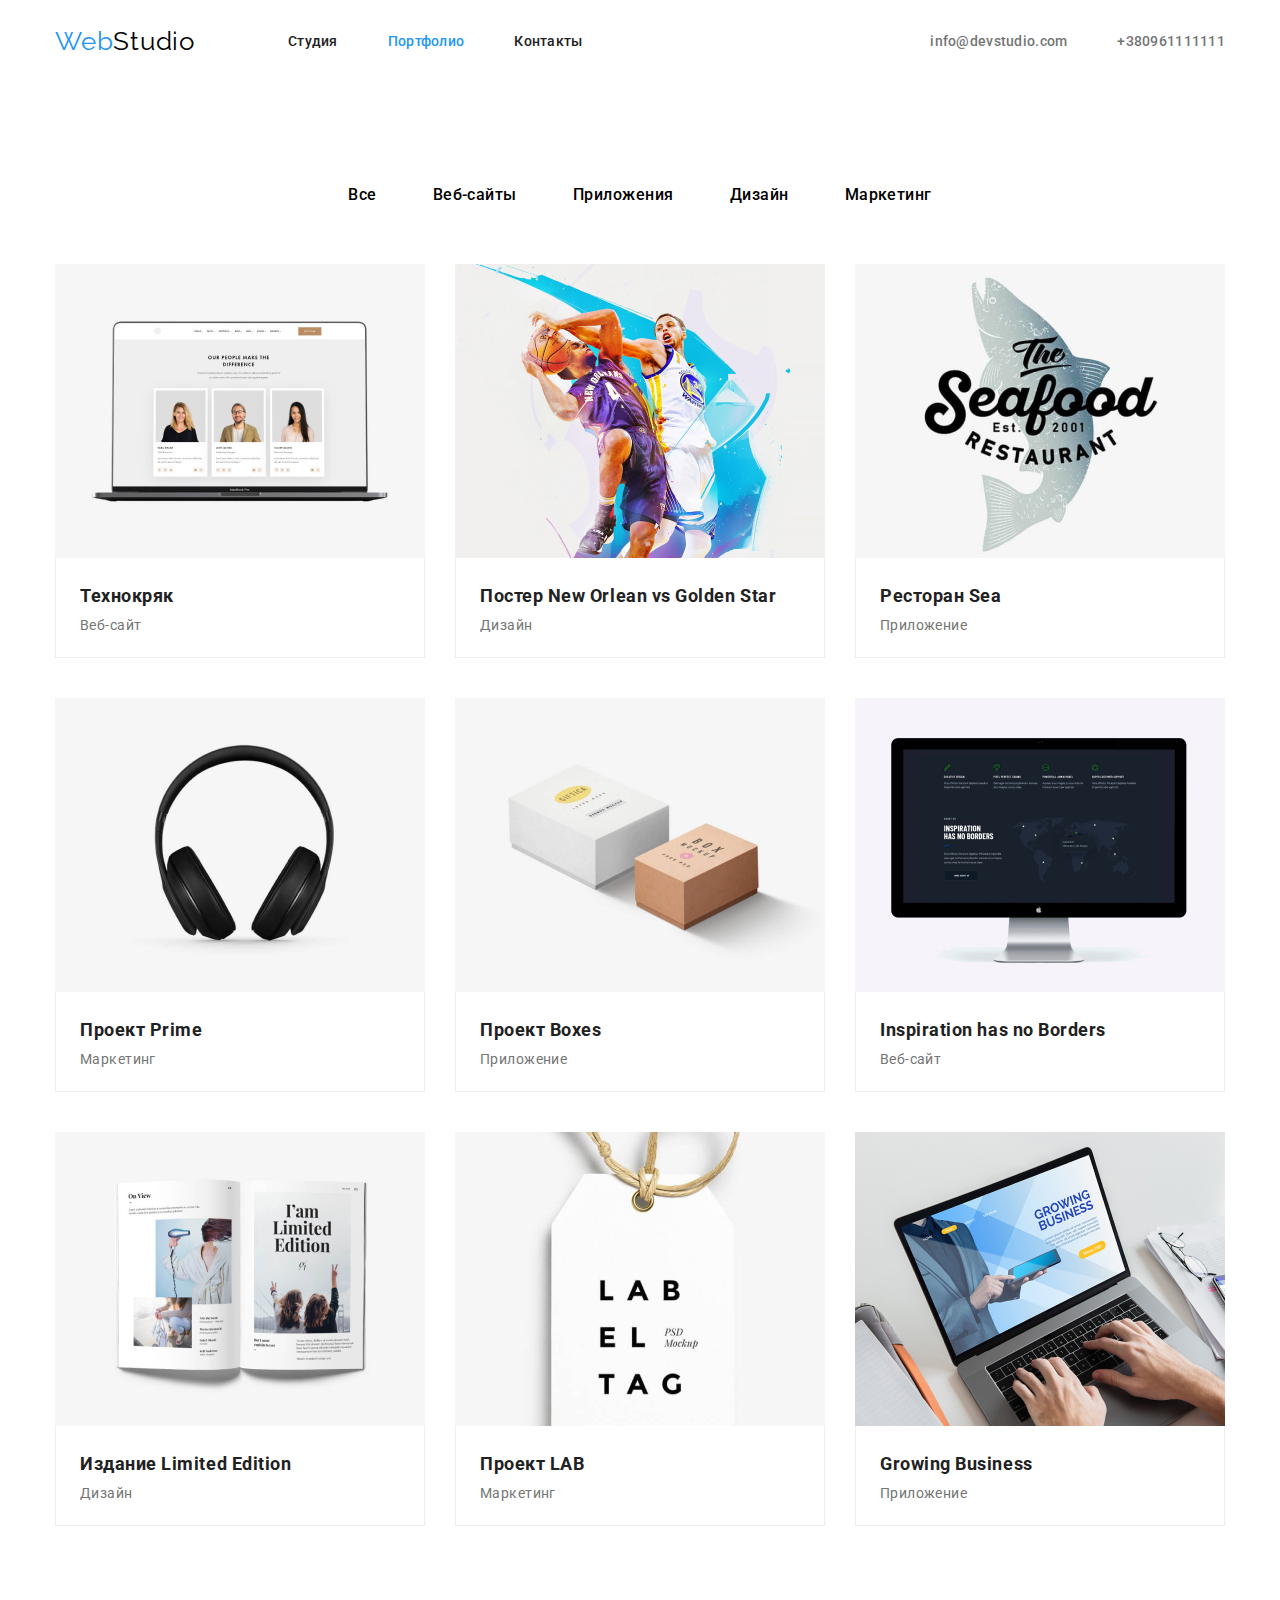
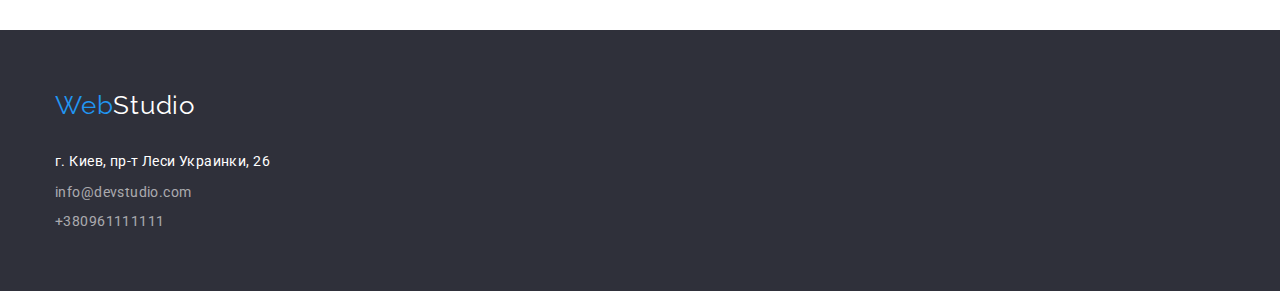
<file: portfolio.html>
<!DOCTYPE html>
<html lang="ru">
  <head>
    <meta charset="UTF-8" />
    <meta http-equiv="X-UA-Compatible" content="IE=edge" />
    <meta name="viewport" content="width=device-width, initial-scale=1.0" />
    <title>Document</title>
    <link
      rel="stylesheet"
      href="https://cdn.jsdelivr.net/npm/modern-normalize@1.1.0/modern-normalize.min.css"
    />
    <link rel="preconnect" href="https://fonts.googleapis.com" />
    <link rel="preconnect" href="https://fonts.gstatic.com" crossorigin />
    <link
      href="https://fonts.googleapis.com/css2?family=Raleway:wght@700&family=Roboto:wght@400;500;700;900&display=swap"
      rel="stylesheet"
    />
    <link rel="stylesheet" href="./css/styles.css" />
  </head>
  <!-- тело сайта body -->
  <body class="body">
    <!-- шапка сайта -->

    <header class="header-page">
      <div class="header-container">
        <nav class="navigation">
          <a class="logo-header" href="index.html" lang="en">
            Web<span class="logo-title-right">Studio</span>
          </a>
          <!-- ссылки шапки сайта -->
          <ul class="list">
            <li class="item">
              <a class="link navigation-link" href="./index.html">Студия</a>
            </li>
            <li class="item">
              <a class="link navigation-link cunrrent" href="./portfolio.html"
                >Портфолио</a
              >
            </li>
            <li class="item">
              <a class="link navigation-link" href="Контакты">Контакты</a>
            </li>
          </ul>
        </nav>
        <ul class="header-contact">
          <li class="contact-item">
            <a class="link-header-email" href="mailto:info@devstudio.com"
              >info@devstudio.com</a
            >
          </li>
          <li class="contact-item">
            <a class="link-header-tel" href="tel:+380961111111"
              >+380961111111</a
            >
          </li>
        </ul>
      </div>
    </header>

    <main class="main">
      <!-- hero -->
      <section class="main-portfolio">
        <div class="portfolio-container">
          <h2 class="visually-hidden">меню кнопок</h2>
          <ul class="main-section-button-list">
            <li>
              <button class="button-mode-blue" type="button">Все</button>
            </li>
            <li>
              <button class="button-mode-blue" type="button">Веб-сайты</button>
            </li>
            <li>
              <button class="button-mode-blue" type="button">Приложения</button>
            </li>
            <li>
              <button class="button-mode-blue" type="button">Дизайн</button>
            </li>
            <li>
              <button class="button-mode-blue" type="button">Маркетинг</button>
            </li>
          </ul>

          <ul class="section-img-list">
            <!-- <div class="card-img-item"> -->
            <li class="section-item-img">
              <img
                src="imeges/Фото для портфолио/portfoloipic1.jpg"
                width="370"
                height="294"
                alt=""
              />
              <div class="item-img-text-position">
                <h3 class="main-sectiin-porfolio-title">Технокряк</h3>
                <p class="ourfeatures-p-text">Веб-сайт</p>
              </div>
            </li>
            <li class="section-item-img">
              <img
                src="imeges/Фото для портфолио/portfoloipic2.jpg"
                width="370"
                height="294"
                alt=""
              />
              <div class="item-img-text-position">
                <h3 class="main-sectiin-porfolio-title">
                  Постер New Orlean vs Golden Star
                </h3>
                <p class="ourfeatures-p-text">Дизайн</p>
              </div>
            </li>
            <li class="section-item-img">
              <img
                src="imeges/Фото для портфолио/portfoloipic3.jpg"
                width="370"
                height="294"
                alt=""
              />
              <div class="item-img-text-position">
                <h3 class="main-sectiin-porfolio-title">Ресторан Sea</h3>
                <p class="ourfeatures-p-text">Приложение</p>
              </div>
            </li>
            <!-- </div> -->

            <!-- <div class="card-img-item"> -->
            <li class="section-item-img">
              <img
                src="imeges/Фото для портфолио/portfoloipic4.jpg"
                width="370"
                height="294"
                alt=""
              />
              <div class="item-img-text-position">
                <h3 class="main-sectiin-porfolio-title">Проект Prime</h3>
                <p class="ourfeatures-p-text">Маркетинг</p>
              </div>
            </li>

            <li class="section-item-img">
              <img
                src="imeges/Фото для портфолио/portfoloipic5.jpg"
                width="370"
                height="294"
                alt=""
              />
              <div class="item-img-text-position">
                <h3 class="main-sectiin-porfolio-title">Проект Boxes</h3>
                <p class="ourfeatures-p-text">Приложение</p>
              </div>
            </li>

            <li class="section-item-img">
              <img
                src="imeges/Фото для портфолио/portfoloipic6.jpg"
                width="370"
                height="294"
                alt=""
              />
              <div class="item-img-text-position">
                <h3 class="main-sectiin-porfolio-title">
                  Inspiration has no Borders
                </h3>
                <p class="ourfeatures-p-text">Веб-сайт</p>
              </div>
            </li>

            <!-- <div class="card-img-item"> -->
            <li class="section-item-img">
              <img
                src="imeges/Фото для портфолио/portfoloipic7.jpg"
                width="370"
                height="294"
                alt=""
              />
              <div class="item-img-text-position">
                <h3 class="main-sectiin-porfolio-title">
                  Издание Limited Edition
                </h3>
                <p class="ourfeatures-p-text">Дизайн</p>
              </div>
            </li>

            <li class="section-item-img">
              <img
                src="imeges/Фото для портфолио/portfoloipic8.jpg"
                width="370"
                height="294"
                alt=""
              />
              <div class="item-img-text-position">
                <h3 class="main-sectiin-porfolio-title">Проект LAB</h3>
                <p class="ourfeatures-p-text">Маркетинг</p>
              </div>
            </li>

            <li class="section-item-img">
              <img
                src="imeges/Фото для портфолио/portfoloipic9.jpg"
                width="370"
                height="294"
                alt=""
              />
              <div class="item-img-text-position">
                <h4 class="main-sectiin-porfolio-title">Growing Business</h4>
                <p class="ourfeatures-p-text">Приложение</p>
              </div>
            </li>
          </ul>
        </div>
      </section>
    </main>

    <footer class="footer-contacts">
      <div class="footer-container">
        <a class="logo-footer" href="index.html">
          Web<span class="footer-logo-title-right">Studio</span></a
        >
        <address class="address">г. Киев, пр-т Леси Украинки, 26</address>
        <ul class="footer-contacts-list">
          <li class="footer-contact-item">
            <a class="footer-email-link" href="mailto:info@devstudio.com"
              >info@devstudio.com</a
            >
          </li>
          <li class="contact-item">
            <a class="footer-tel-link" href="tel:+380961111111"
              >+380961111111</a
            >
          </li>
        </ul>
      </div>
    </footer>
  </body>
</html>
</file>
<file: css/styles.css>
:root {
  /* Шрифты */
  --main-font: roboto, sans-serif;
  --secondary-font: Raleway, sans-serif;

  /* Цвета шрифтов */
  --primary-text-color: #757575;
  --title-text-color: #212121;
  --accent-color: #2196f3;
  --primary-white-color: #ffffff;

  /* Цвета заливки */
  --primary-background: #ffffff;
  --secondary-background: #f5f4fa;
  --footer-background: #2f303a;
  --accent-backgrounde: #2196f3;
}

/* celector- class for all ОСПК */
ul {
  list-style: none;
}

body {
  /* padding-top: 80px; */
  background-color: #ffffff;
  font-family: "Roboto", snat-serif;
  color: var(--title-text-color);
}

/* heder */

.header-page {
  /* width: 1200;
    margin: 0 auto; */
  padding-top: 26px;
  padding-bottom: 25px;
  background-color: #ffffff;
  color: var(--title-text-color);
  text-align: left;
}

.navigation {
}

/* logo */

.logo-footer {
  display: block;
  margin-bottom: 30px;
  text-decoration: none;
  font-family: Raleway;
  color: #2196f3;
  font-size: 26px;
  line-height: 1.19;
  letter-spacing: 0.03em;
}

.logo-header {
  margin-right: 93px;
  text-decoration: none;
  font-family: Raleway;
  color: #2196f3;
  font-size: 26px;
  line-height: 1.19;
  letter-spacing: 0.03em;
}

.logo-title-right {
  color: #000000;
}

.footer-logo-title-right {
  color: #ffffff;
}

.list {
  display: flex;
  flex-direction: row;
  justify-content: space-around;
  /* padding: 32px 853px 32px 453px; */
}
/* ссылки шапки сайта */
.list {
  /* background-color: #212121; */
  /* Width: 294px;
Height: 16pxl;
Top: 32px;
Left: 453px;
list-style-type: none;
display: inline-flex;
flex-direction: row; */
}

.link {
  background-color: #ffffff;
  text-decoration: none;
  color: currentColor;
}

.navigation-link {
  /* /* background-color: #FFFFFF; */
  color: var(--title-text-color);
  font-weight: 500;
  font-size: 14px;
  line-height: 1.4;
  letter-spacing: 0.02em;
}

.navigation-link:hover {
  color: #2196f3;
}

/* header contac */

.header-contact {
}

.contact-item {
  list-style-type: none;
}

.link-header-email {
  font-weight: 500;
  font-size: 14px;
  line-height: 1.4;
  letter-spacing: 0.02em;
  /* color: bgb 255 255 255 0.6; */
  color: #757575;
  text-decoration: none;
}

.link-header-tel {
  font-weight: 500;
  font-size: 14px;
  line-height: 1.4;
  letter-spacing: 0.02em;
  color: #757575;
  /* color: bgb 255 255 255 0.6; */
  text-decoration: none;
}

.link-email-cunrrent:hover,
:focus {
  color: #188ce8;
}

.link-tel-cunrrent:hover {
  color: #188ce8;
}

/* main */

.main-studio {
}

.main {
}

.main-desigion-forbisness {
  /* linear-gradient(rgba(47, 48, 58, 0.4), rgba(47, 48, 58, 0.4)), url(../images/icons/Img.jpg); */
}

.main-portfolio {
  padding-top: 94px;
  padding-bottom: 94px;
}

.portfolio-container {
  width: 1200px;
  padding-right: 15px;
  padding-left: 15px;
  margin-right: auto;
  margin-left: auto;
}

.visually-hidden {
  position: absolute;
  width: 1px;
  height: 1px;
  margin: -1px;
  border: 0;
  padding: 0;

  white-space: nowrap;
  clip-path: inset(100%);
  clip: rect(0 0 0 0);
  overflow: hidden;
}

.main-section-button {
}

.main-section-button-list {
  display: flex;
  justify-content: center;
  margin-bottom: 50px;
}

.main-section-button-list li:not(:last-child) {
  margin-right: 8px;
}

.button {
  font-family: inherit;
  font-weight: 600;
  font-size: 12px;
  line-height: 1.33;
  letter-spacing: 0.09em;
  text-transform: uppercase;
  background-color: transparent;
  cursor: pointer;
  box-shadow: 0px 0px 0px 0px #f3ebeb;

  /* box-shadow: 0px 4px 4px #40000000, 0em 0 0.4em rgb(177, 177, 172); */
  /* СЕРГЕЙ ПОДСкажите с тенью ПОЖАЛУЙСТО */
}

.button-mode-blue {
  background-color: #f5f4fa;
  font-family: inherit;
  font-weight: 500;
  font-size: 16px;
  line-height: 1.6;
  letter-spacing: 0.03em;
  background-color: transparent;
  cursor: pointer;
  padding: 6px 24px;
  border: none;

  /* margin-right: 5px !important;
  padding: 6px 22px !important; */
}

.button {
  border: #188ce8;
  background-color: #f5f4fa;
  /* padding: 10px 32px; */
  border-radius: 4px;
}

.button-mode-blue:hover {
  background-color: #2196f3;
  cursor: pointer;
  color: #ffffff;
  border-radius: 4px;
  box-shadow: 0px 3px 1px rgba(0, 0, 0, 0.1), 0px 1px 2px rgba(0, 0, 0, 0.08),
    0px 2px 2px rgba(0, 0, 0, 0.12);
  border-radius: 4px;
}

/* .button-mode-blue:hover{
    color: #FFFFFF;
} */

.button-hero {
  background-color: #2196f3;
  color: #ffffff;
  font-family: inherit;
  font-weight: 700;
  font-size: 16px;
  line-height: 1.88;
  letter-spacing: 0.06em;
  cursor: pointer;
  border: none;
  padding: 10px 32px;
  box-shadow: 0px 4px 4px rgba(0, 0, 0, 0.15);
  border-radius: 4px;
}

.button-hero:hover,
.button-hero:focus {
  background-color: #188ce8;
}

/* main section img */
.main-section-img {
}

.section-img-list {
  font-size: 18sp;
  line-height: 2;
  list-style-type: none;
  flex-direction: row;
  vertical-align: top;
  letter-spacing: 0.06em;
}

.section-item-img {
  font-weight: 370px;
  height: 404px;
  justify-content: flex-start;
}

.item-img-text-position {
  display: block;
  padding: 20px 24px;
  border-right: 1px solid #eeeeee;
  border-bottom: 1px solid #eeeeee;
  border-left: 1px solid #eeeeee;
}

.main-sectiin-porfolio-title {
  font-size: 18px;
  line-height: 2;
  letter-spacing: 0.03em;
  color: #212121;
}

/*===footer===*/
.footer-contacts {
  /* width: 1600; */
  /* margin: 0 auto; */
  background-color: #2f303a;
}

.address {
  margin-bottom: 9px;
}

.footer-contacts-list {
  background-color: #2f303a;
  list-style-type: none;
}

.footer-contacts-list li:not(:last-child) {
  margin-bottom: 9px;
}

.footer-contact-item {
}
.footer-email-link {
  font-size: 14px;
  line-height: 1.4em;
  letter-spacing: 0.03em;
  color: rgba(255, 255, 255, 0.6);
  text-decoration: none;
}
.footer-tel-link {
  font-size: 14px;
  line-height: 1.4em;
  letter-spacing: 0.03em;
  color: rgba(255, 255, 255, 0.6);
  text-decoration: none;
}

.footer-email-link:hover,
:focus {
  color: #188ce8;
}
.footer-tel-link:hover,
:focus {
  color: #188ce8;
}

/* 
==================================================
      index.html links
==================================================
 */

.cunrrent {
  color: #2196f3;
}

.main-desigion-forbisness {
  background-color: #2f303a;
  color: #ffffff;
  text-align: center;
  padding-top: 200px;
  padding-bottom: 200px;
  background-image: linear-gradient(
      rgba(47, 48, 58, 0.4),
      rgba(47, 48, 58, 0.4)
    ),
    url(../imeges/hw4_jpeg_img/img\9jpg);
  /* letter-spacing: 0.06;
   text-transform: uppercase; */
}

/* .main-desigion-forbisness {
  width: 1200px;
    padding-right: 15px;
    padding-left: 15px;
    margin-right: auto;
    margin-left: auto;
} */

.desigion-forbisness-text {
  font-weight: 900;
  font-size: 44px;
  line-height: 1.36;
  letter-spacing: 0.06em;
  margin-bottom: 30px;
}

/*Наши возможности  */

.ourfeatures-h3-title {
  /* font-family: Roboto;
     font-style: Bolt; */
  font-size: 14px;
  line-height: 1.4;
  vertical-align: top;
  letter-spacing: 0.03em;
  text-transform: uppercase;
  color: #212121;
  margin-bottom: 10px;
}

.ourfeatures-p-text {
  font-size: 14px;
  line-height: 1.7;
  vertical-align: top;
  letter-spacing: 0.03em;
  color: #757575;
}

/*Чем мы занимаемся секция  */

.whatwedoing-h2-title {
  /* font-family: Roboto;
    font-style: Bolt; */
  /* width: 700; */
  font-size: 36px;
  line-height: 1.16;
  vertical-align: top;
  letter-spacing: 0.03em;
  color: #212121;
}

.ourteam-h2-title {
  /* font-family: Roboto;
    font-style: Bolt; */
  /* width: 700; */
  font-size: 36px;
  line-height: 1.16;
  vertical-align: top;
  letter-spacing: 0.03em;
  color: #212121;
}

.ourteam-h3-title {
  font-weight: 700;
  font-size: 16px;
  line-height: 1.18;
  letter-spacing: 0.03em;
  color: #212121;
  margin-bottom: 10px;
}

.ourteam-p-en-text {
  line-height: 1.18;
  letter-spacing: 0.03em;
  color: #757575;
}

/* index footer */
.address {
  font-style: normal;
  font-size: 14px;
  line-height: 1.7;
  vertical-align: top;
  letter-spacing: 0.03em;
  color: #ffffff;
}

/* ================
РАЗМЕТКА ДЗ №3
==================*/
html {
  box-sizing: border-box;
}

*,
*::before,
*::after {
  box-sizing: inherit;
}

h1,
h2,
h3,
h4,
ul,
p {
  margin: 0;
  padding: 0;
}

img {
  display: block;
}

.header-container {
  width: 1200px;
  margin: 0 auto;
  padding-left: 15px;
  padding-right: 15px;
  margin-left: auto;
  margin-right: auto;
  display: flex;
  align-items: center;
}

.navigation {
  display: flex;
  align-items: center;
}

.list {
  width: 294px;
  display: flex;
  justify-content: space-around;
  /* margin: 32px 0px 32px 93px; */
  /* border: 1px solid; */
  padding-left: 0% auto;
}

.list li:not(:last-child) {
  margin-right: 50px;
}

.header-contact {
  display: flex;
  align-items: center;
  margin-left: auto;
  padding: 0;
}

.contact-item {
  /* box-sizing: border-box; */
}

.item {
}

.logo {
  /* margin-right: 93px; */
}

.logo-title-right {
}

ul {
}

.header-container li:not(:last-child) {
  margin-right: 50px;
}

/* ==========
MAIN  */

.main-container {
  width: 1200px;
  padding-right: 15px;
  padding-left: 15px;
  margin-right: auto;
  margin-left: auto;
}

.ourfeatures-container {
  width: 1200px;
  padding-right: 15px;
  padding-left: 15px;
  margin-right: auto;
  margin-left: auto;
}

.section-ourfeatures {
  padding-top: 94px;
}

.section-ourfeatures-list {
  display: flex;
  /* justify-content: space-between; */
}

.section-ourfeatures-list li {
  width: 270px;
}
.section-ourfeatures-list li:not(:last-child) {
  margin-right: 30px;
}

/* чем мы занимаемся */

.section-whatwedoing {
  padding-top: 94px;
  padding-bottom: 94px;
}

.whatwedoing-container {
  width: 1200px;
  padding-right: 15px;
  padding-left: 15px;
  margin-right: auto;
  margin-left: auto;
}

.whatwedoing-list {
  display: flex;
  text-align: center;
  margin-top: 50px;
  justify-content: space-between;
}

.whatwedoing-h2-title {
  text-align: center;
}

/* наша команда */

.section-ourteam {
  padding-top: 94px;
  padding-bottom: 94px;
  background-color: #f5f4fa;
}

.ourteam-container {
  width: 1200px;
  padding-right: 15px;
  padding-left: 15px;
  margin-right: auto;
  margin-left: auto;
  text-align: center;
}

.ourteam-h2-title {
  /* margin-top: 94px; */
  margin-bottom: 50px;
}

.ourteam-list {
  display: flex;
  justify-content: center;
  /* margin-bottom: 94px; */
  /* margin-top: 50px; */
  align-items: center;
}

.ourteam-item {
  background-color: #ffffff;
  width: 270px;
  margin-right: 30px;
}

.ourteam-item:last-child {
  margin-right: 0;
}

.ourteam-item {
}

.section-ourteam li div {
  padding-top: 30px;
  padding-bottom: 30px;
}

.footer-container {
}

.footer-contacts {
  padding-top: 60px;
  padding-bottom: 60px;
}

.footer-container {
  /* background-color: #2196f3; */
  width: 1200px;
  padding-right: 15px;
  padding-left: 15px;
  margin-right: auto;
  margin-left: auto;
}

/* ===================
======================
PORTFOLIO ============
====================== */
.main-section-button {
  padding-top: 94px;
}

.main-img-container {
  width: 1200px;
  padding-right: 15px;
  padding-left: 15px;
  margin-right: auto;
  margin-left: auto;
  padding-bottom: 94px;
}

.section-img-list {
  display: flex;
  flex-wrap: wrap;
  /* margin-right: -30px;
  margin-bottom: -30px; */
  /* align-items:center;
    justify-content:space-between;
    align-content:flex-start;
    text-align:left;
    border: 1px solid tomato;
    margin: 0 auto; */
}

.section-item-img {
  width: calc((100% - 60px) / 3);
}

.section-item-img:not(:nth-child(3n)) {
  margin-right: 30px;
}

.section-item-img:not(:nth-last-child(-n + 3)) {
  margin-bottom: 30px;
}

/* .card-img-item :first-child  {
    margin-bottom: 30px;
}

.card-img-item :nth-child(2) {
    margin-bottom: 30px;
} */

.main-sectiin-porfolio-title {
}

.ourfeatures-p-text {
}

/* ===================
+++++++++++++++++++++++
SVG */

.svg-contact-item {
  margin-right: 10px;
  fill: currentColor;
}

.svg-header-tel {
  margin-right: 10px;
  fill: currentColor;
}

.ourfeatures-svg-item {
}

.svg-ourfeatures {
  display: flex;
  content: "";
  margin-bottom: 30px;
  border-radius: 4px;
  background: #f5f4fa;
  content: "";
  margin-bottom: 30px;
  border-radius: 4px;
  /* justify-content: center; */
  /* align-items: center; */
  width: 270px;
  height: 120px;
  padding: 25px 100px;
}

.svg-ourfeatures:hover,
:focus {
  background-color: #cccccc;
}

.ourfeatures-svg-div:hover,
:focus {
  background-color: #cccccc;
}
.ourfeatures-svg-div {
  display: flex;
  width: 270px;
  /* width: auto; */
  height: 120px;
  background-color: #f5f4fa;
  border-radius: 4px;
  margin-bottom: 30px;
  align-items: center;
  justify-content: center;
}

/* ПОСТОЯННЫЕ КЛИЕНТЫ */
.regular-customers {
  padding-top: 94px;
  padding-bottom: 94px;
}

.customers-container {
  width: 1200px;
  padding-right: 15px;
  padding-left: 15px;
  margin-right: auto;
  margin-left: auto;
}

.customers-title {
  margin-bottom: 50px;
  /* font-weight: 700; */
  font-size: 36px;
  line-height: 1.17;
  text-align: center;
  letter-spacing: 0.03em;
  color: #212121;
}
</file>
